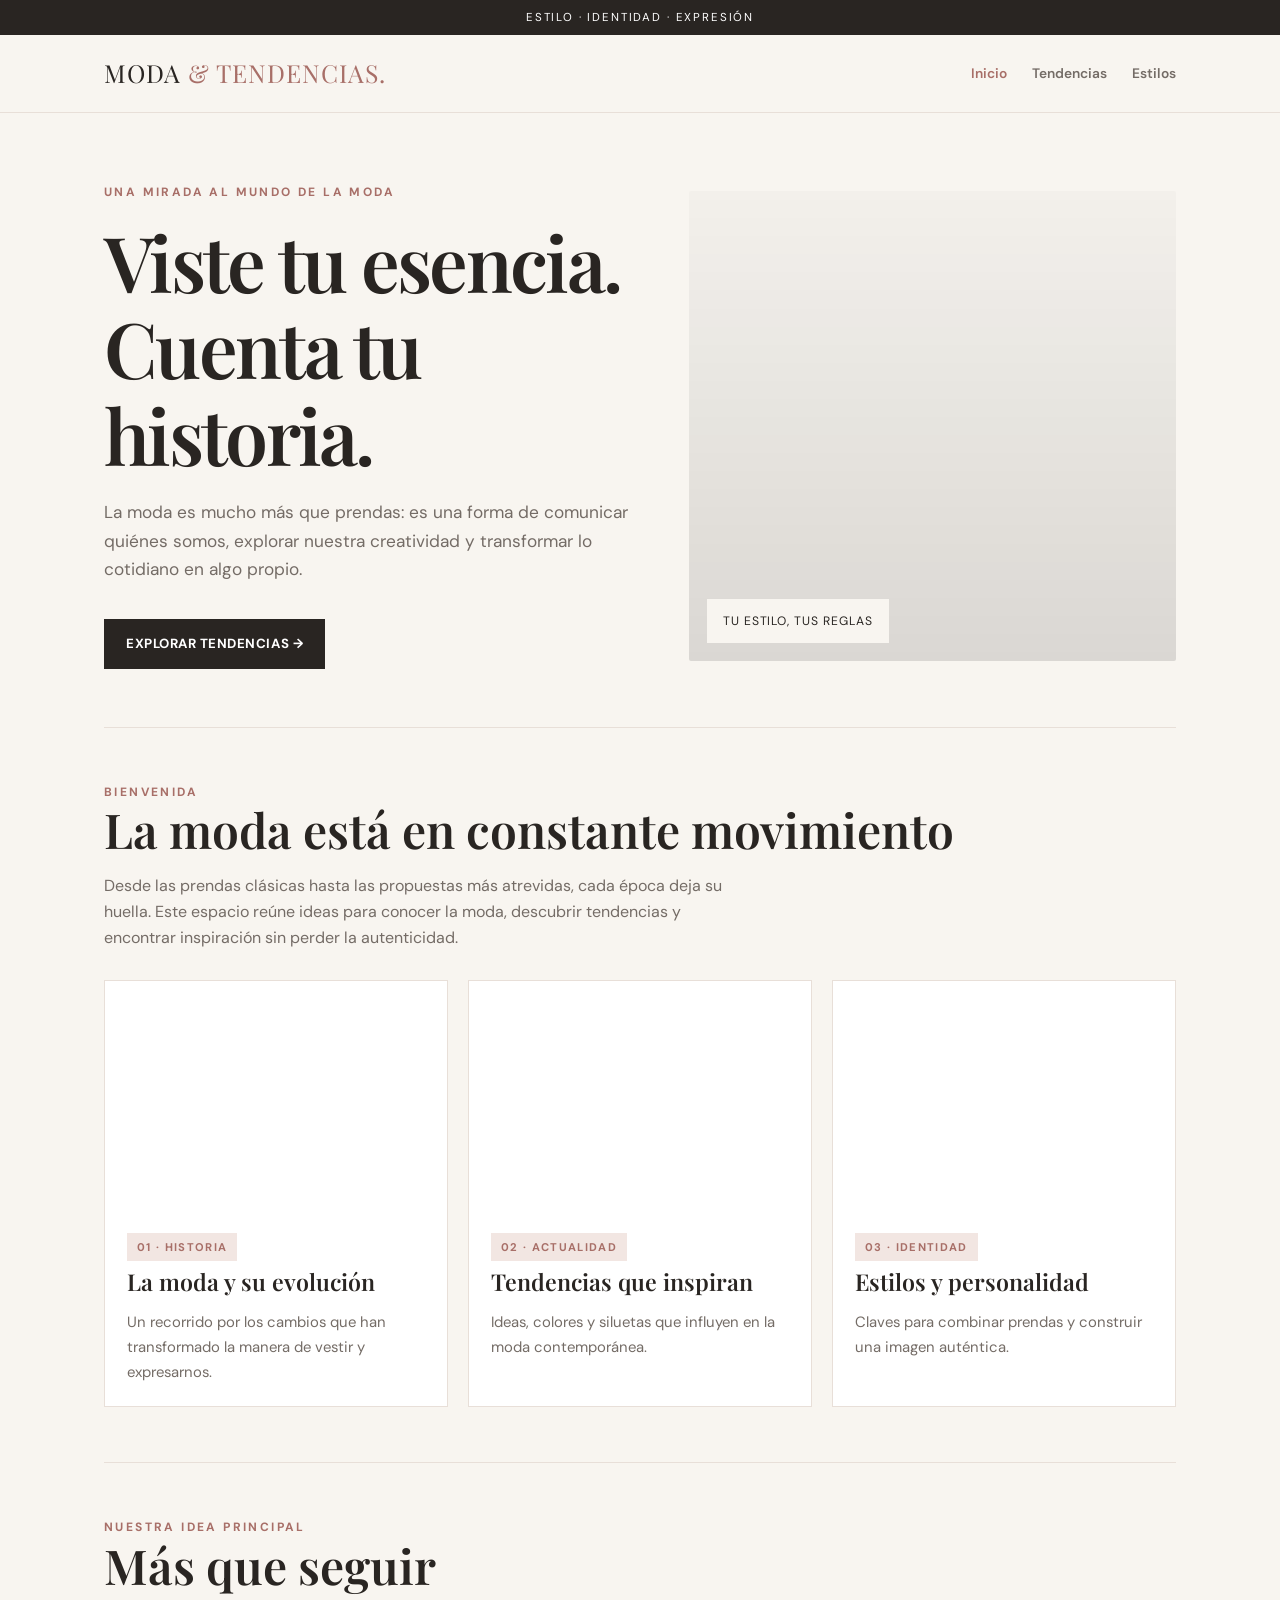
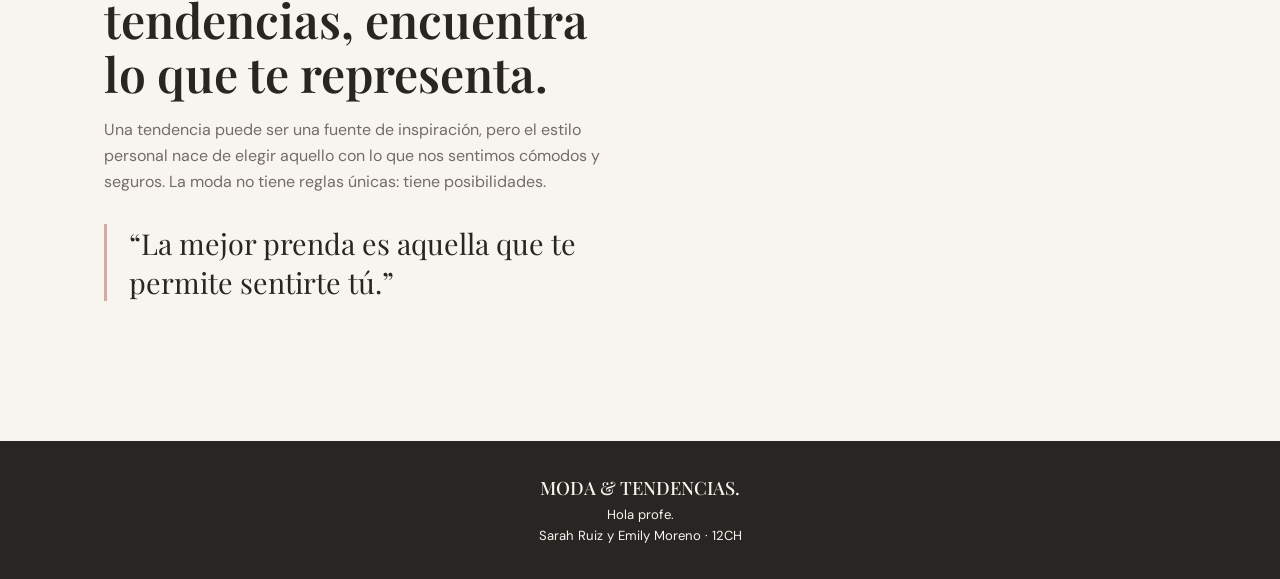
<file: index.html>
<!doctype html>
<html lang="es"><head><meta charset="utf-8"><meta name="viewport" content="width=device-width, initial-scale=1"><title>Maison Mode | Moda y tendencias</title><link rel="stylesheet" href="styles.css"></head>
<body><div class="topbar">ESTILO · IDENTIDAD · EXPRESIÓN</div><header><div class="nav"><a class="brand" href="index.html">MODA <span>&amp; TENDENCIAS.</span></a><nav><a class="active" href="index.html">Inicio</a><a href="tendencias.html">Tendencias</a><a href="estilos.html">Estilos</a></nav></div></header>
<main><section class="hero"><div><div class="eyebrow">Una mirada al mundo de la moda</div><h1>Viste tu esencia. Cuenta tu historia.</h1><p class="lead">La moda es mucho más que prendas: es una forma de comunicar quiénes somos, explorar nuestra creatividad y transformar lo cotidiano en algo propio.</p><a class="button" href="tendencias.html">EXPLORAR TENDENCIAS →</a></div><div class="hero-image"><div class="image-note">Tu estilo, tus reglas</div></div></section>
<section class="section"><div class="eyebrow">Bienvenida</div><h2>La moda está en constante movimiento</h2><p class="section-intro">Desde las prendas clásicas hasta las propuestas más atrevidas, cada época deja su huella. Este espacio reúne ideas para conocer la moda, descubrir tendencias y encontrar inspiración sin perder la autenticidad.</p><div class="cards">
<article class="card"><div class="card-img" style="background-image:url('https://images.unsplash.com/photo-1490481651871-ab68de25d43d?auto=format&fit=crop&w=900&q=85')"></div><div class="card-body"><span class="tag">01 · Historia</span><h3>La moda y su evolución</h3><p>Un recorrido por los cambios que han transformado la manera de vestir y expresarnos.</p></div></article>
<article class="card"><div class="card-img" style="background-image:url('https://images.unsplash.com/photo-1539109136881-3be0616acf4b?auto=format&fit=crop&w=900&q=85')"></div><div class="card-body"><span class="tag">02 · Actualidad</span><h3>Tendencias que inspiran</h3><p>Ideas, colores y siluetas que influyen en la moda contemporánea.</p></div></article>
<article class="card"><div class="card-img" style="background-image:url('https://images.unsplash.com/photo-1483985988355-763728e1935b?auto=format&fit=crop&w=900&q=85')"></div><div class="card-body"><span class="tag">03 · Identidad</span><h3>Estilos y personalidad</h3><p>Claves para combinar prendas y construir una imagen auténtica.</p></div></article></div></section>
<section class="section split"><div><div class="eyebrow">Nuestra idea principal</div><h2>Más que seguir tendencias, encuentra lo que te representa.</h2><p class="section-intro">Una tendencia puede ser una fuente de inspiración, pero el estilo personal nace de elegir aquello con lo que nos sentimos cómodos y seguros. La moda no tiene reglas únicas: tiene posibilidades.</p><p class="quote">“La mejor prenda es aquella que te permite sentirte tú.”</p></div><div class="photo" style="background-image:url('https://images.unsplash.com/photo-1529139574466-a303027c1d8b?auto=format&fit=crop&w=1000&q=85')"></div></section></main>
<footer><strong>MODA &amp; TENDENCIAS.</strong><br>Hola profe.<br>Sarah Ruiz y Emily Moreno · 12CH</footer></body></html>
</file>
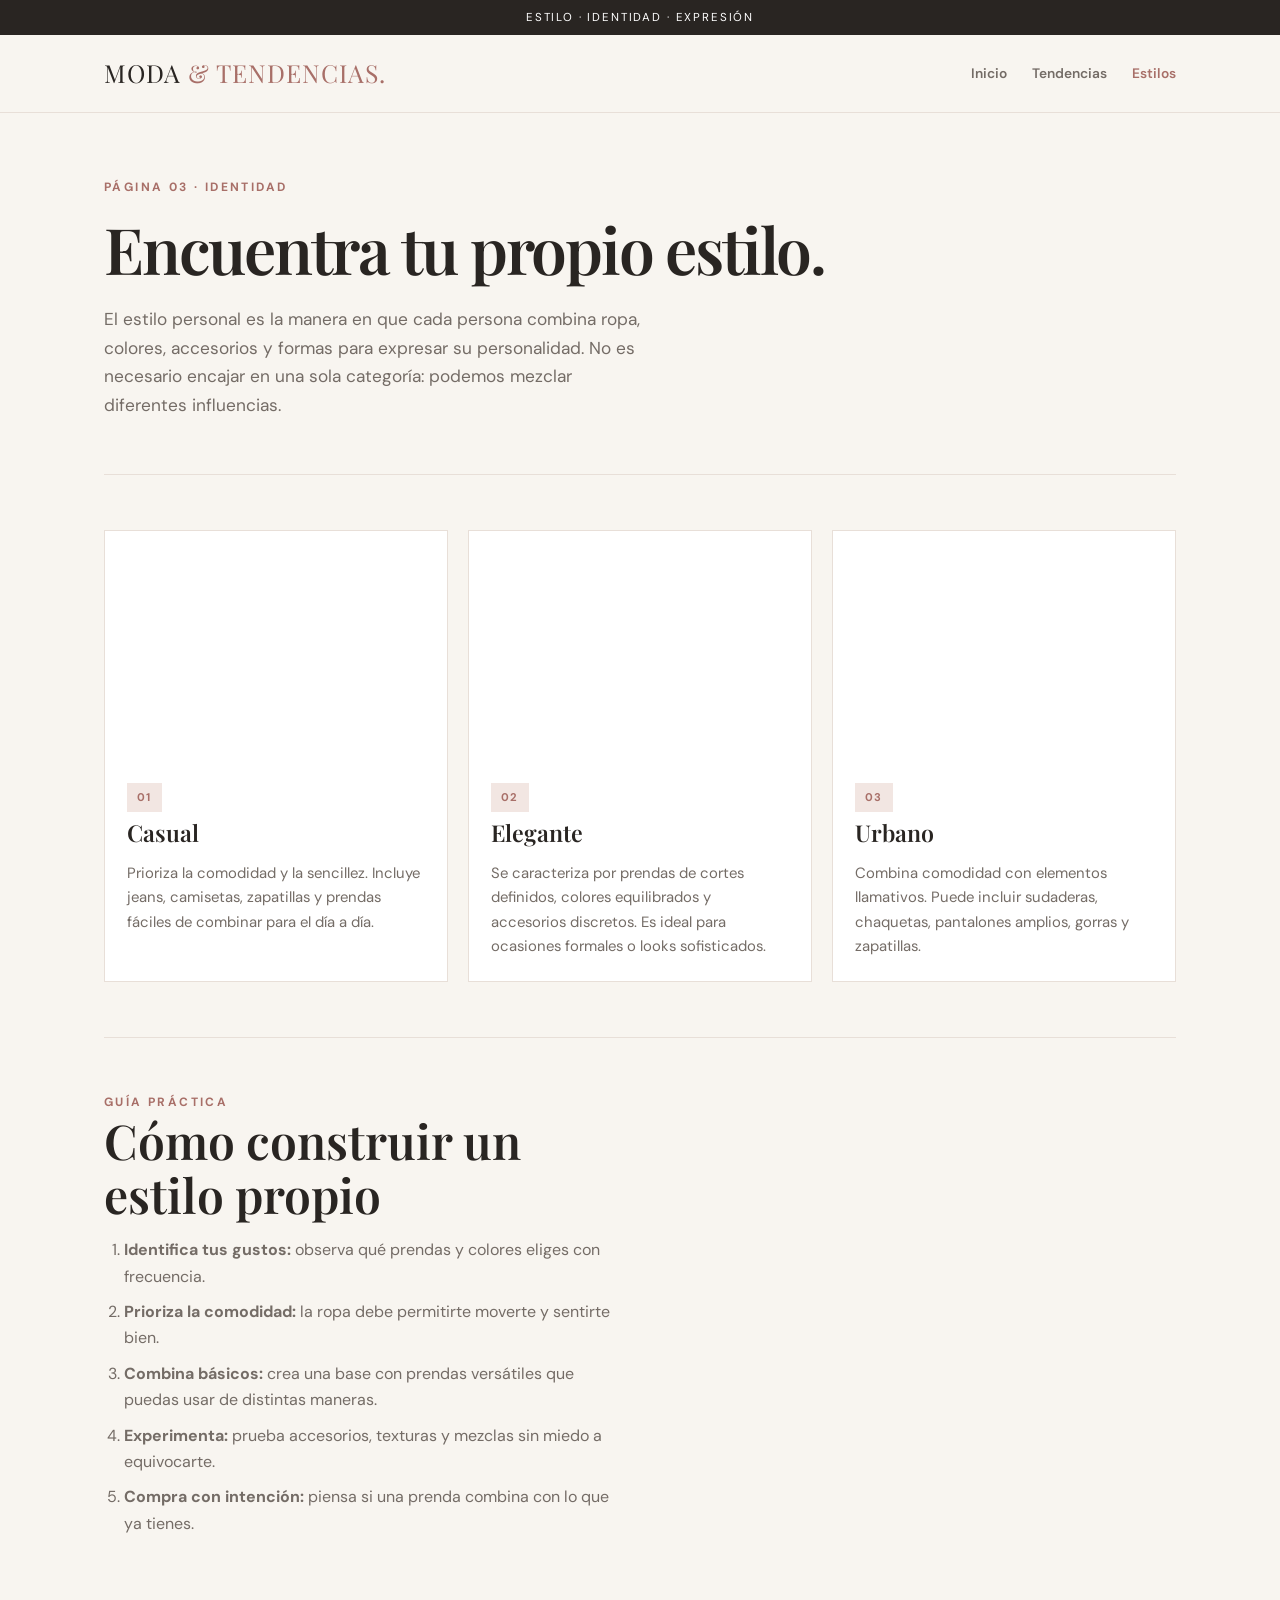
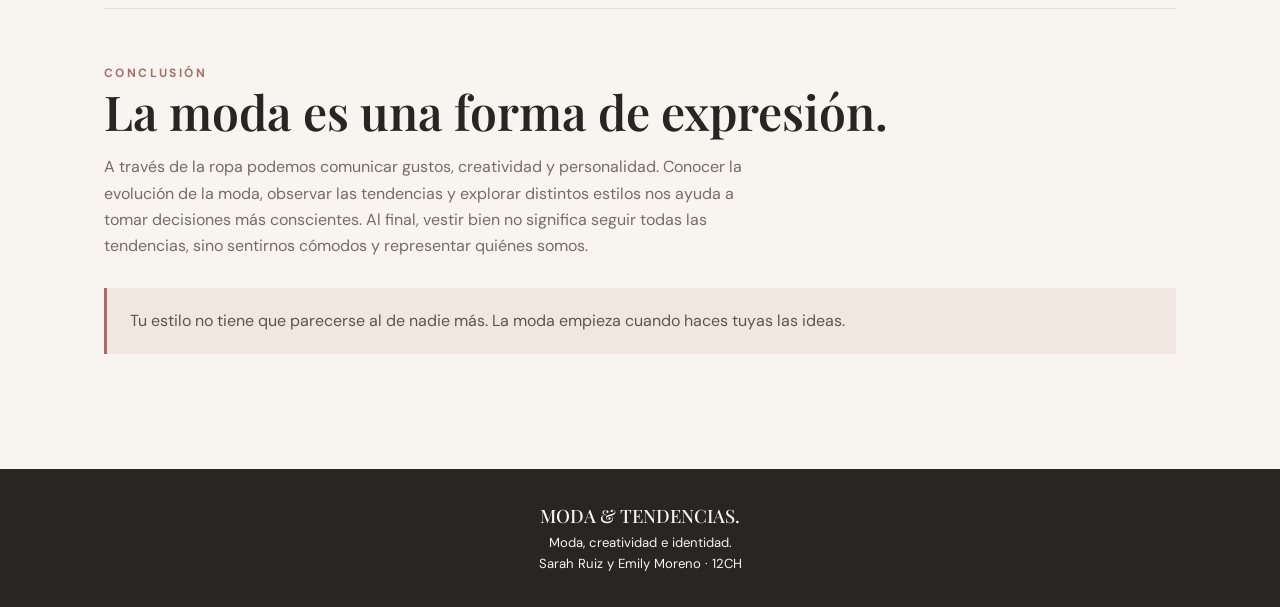
<file: estilos.html>
<!doctype html>
<html lang="es"><head><meta charset="utf-8"><meta name="viewport" content="width=device-width, initial-scale=1"><title>Estilos | Maison Mode</title><link rel="stylesheet" href="styles.css"></head>
<body><div class="topbar">ESTILO · IDENTIDAD · EXPRESIÓN</div><header><div class="nav"><a class="brand" href="index.html">MODA <span>&amp; TENDENCIAS.</span></a><nav><a href="index.html">Inicio</a><a href="tendencias.html">Tendencias</a><a class="active" href="estilos.html">Estilos</a></nav></div></header>
<main><section class="page-head"><div class="eyebrow">Página 03 · Identidad</div><h1>Encuentra tu propio estilo.</h1><p class="lead">El estilo personal es la manera en que cada persona combina ropa, colores, accesorios y formas para expresar su personalidad. No es necesario encajar en una sola categoría: podemos mezclar diferentes influencias.</p></section>
<section class="section"><div class="cards">
<article class="card"><div class="card-img" style="background-image:url('https://images.unsplash.com/photo-1483985988355-763728e1935b?auto=format&fit=crop&w=900&q=85')"></div><div class="card-body"><span class="tag">01</span><h3>Casual</h3><p>Prioriza la comodidad y la sencillez. Incluye jeans, camisetas, zapatillas y prendas fáciles de combinar para el día a día.</p></div></article>
<article class="card"><div class="card-img" style="background-image:url('https://images.unsplash.com/photo-1539109136881-3be0616acf4b?auto=format&fit=crop&w=900&q=85')"></div><div class="card-body"><span class="tag">02</span><h3>Elegante</h3><p>Se caracteriza por prendas de cortes definidos, colores equilibrados y accesorios discretos. Es ideal para ocasiones formales o looks sofisticados.</p></div></article>
<article class="card"><div class="card-img" style="background-image:url('https://images.unsplash.com/photo-1529139574466-a303027c1d8b?auto=format&fit=crop&w=900&q=85')"></div><div class="card-body"><span class="tag">03</span><h3>Urbano</h3><p>Combina comodidad con elementos llamativos. Puede incluir sudaderas, chaquetas, pantalones amplios, gorras y zapatillas.</p></div></article></div></section>
<section class="section split"><div><div class="eyebrow">Guía práctica</div><h2>Cómo construir un estilo propio</h2><ol class="list"><li><strong>Identifica tus gustos:</strong> observa qué prendas y colores eliges con frecuencia.</li><li><strong>Prioriza la comodidad:</strong> la ropa debe permitirte moverte y sentirte bien.</li><li><strong>Combina básicos:</strong> crea una base con prendas versátiles que puedas usar de distintas maneras.</li><li><strong>Experimenta:</strong> prueba accesorios, texturas y mezclas sin miedo a equivocarte.</li><li><strong>Compra con intención:</strong> piensa si una prenda combina con lo que ya tienes.</li></ol></div><div class="photo" style="background-image:url('https://images.unsplash.com/photo-1485230895905-ec40ba36b9bc?auto=format&fit=crop&w=1000&q=85')"></div></section>
<section class="section"><div class="eyebrow">Conclusión</div><h2>La moda es una forma de expresión.</h2><p class="section-intro">A través de la ropa podemos comunicar gustos, creatividad y personalidad. Conocer la evolución de la moda, observar las tendencias y explorar distintos estilos nos ayuda a tomar decisiones más conscientes. Al final, vestir bien no significa seguir todas las tendencias, sino sentirnos cómodos y representar quiénes somos.</p><div class="note">Tu estilo no tiene que parecerse al de nadie más. La moda empieza cuando haces tuyas las ideas.</div></section></main>
<footer><strong>MODA &amp; TENDENCIAS.</strong><br>Moda, creatividad e identidad.<br>Sarah Ruiz y Emily Moreno · 12CH</footer></body></html>
</file>
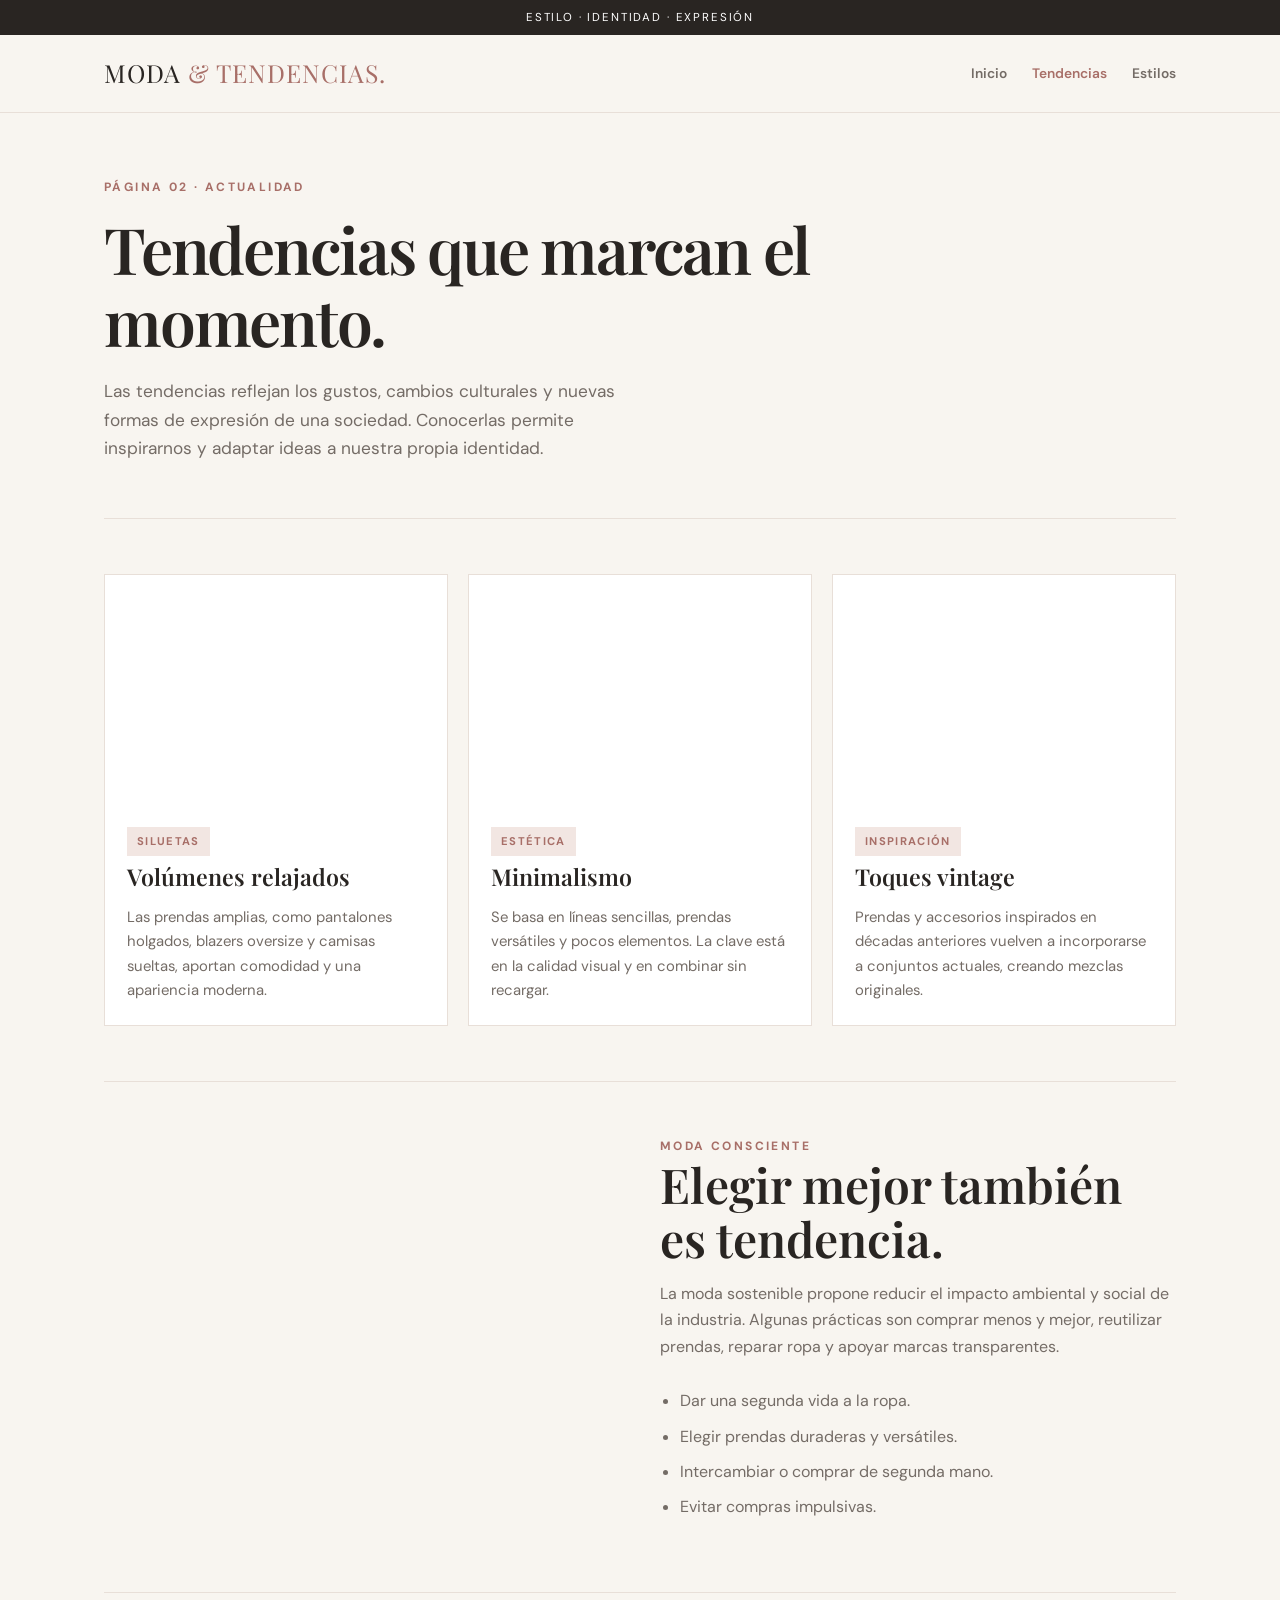
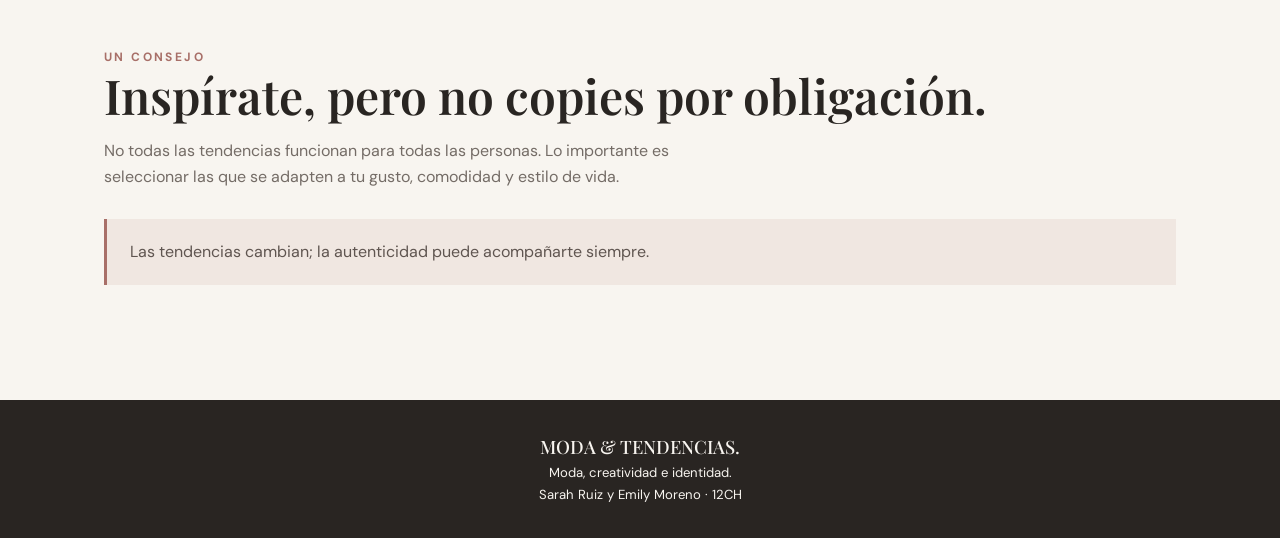
<file: tendencias.html>
<!doctype html>
<html lang="es"><head><meta charset="utf-8"><meta name="viewport" content="width=device-width, initial-scale=1"><title>Tendencias | Maison Mode</title><link rel="stylesheet" href="styles.css"></head>
<body><div class="topbar">ESTILO · IDENTIDAD · EXPRESIÓN</div><header><div class="nav"><a class="brand" href="index.html">MODA <span>&amp; TENDENCIAS.</span></a><nav><a href="index.html">Inicio</a><a class="active" href="tendencias.html">Tendencias</a><a href="estilos.html">Estilos</a></nav></div></header>
<main><section class="page-head"><div class="eyebrow">Página 02 · Actualidad</div><h1>Tendencias que marcan el momento.</h1><p class="lead">Las tendencias reflejan los gustos, cambios culturales y nuevas formas de expresión de una sociedad. Conocerlas permite inspirarnos y adaptar ideas a nuestra propia identidad.</p></section>
<section class="section"><div class="cards">
<article class="card"><div class="card-img" style="background-image:url('https://images.unsplash.com/photo-1515886657613-9f3515b0c78f?auto=format&fit=crop&w=900&q=85')"></div><div class="card-body"><span class="tag">Siluetas</span><h3>Volúmenes relajados</h3><p>Las prendas amplias, como pantalones holgados, blazers oversize y camisas sueltas, aportan comodidad y una apariencia moderna.</p></div></article>
<article class="card"><div class="card-img" style="background-image:url('https://images.unsplash.com/photo-1490481651871-ab68de25d43d?auto=format&fit=crop&w=900&q=85')"></div><div class="card-body"><span class="tag">Estética</span><h3>Minimalismo</h3><p>Se basa en líneas sencillas, prendas versátiles y pocos elementos. La clave está en la calidad visual y en combinar sin recargar.</p></div></article>
<article class="card"><div class="card-img" style="background-image:url('https://images.unsplash.com/photo-1525507119028-ed4c629a60a3?auto=format&fit=crop&w=900&q=85')"></div><div class="card-body"><span class="tag">Inspiración</span><h3>Toques vintage</h3><p>Prendas y accesorios inspirados en décadas anteriores vuelven a incorporarse a conjuntos actuales, creando mezclas originales.</p></div></article></div></section>
<section class="section split"><div class="photo" style="background-image:url('https://images.unsplash.com/photo-1551232864-3f0890e580d9?auto=format&fit=crop&w=1000&q=85')"></div><div><div class="eyebrow">Moda consciente</div><h2>Elegir mejor también es tendencia.</h2><p class="section-intro">La moda sostenible propone reducir el impacto ambiental y social de la industria. Algunas prácticas son comprar menos y mejor, reutilizar prendas, reparar ropa y apoyar marcas transparentes.</p><ul class="list"><li>Dar una segunda vida a la ropa.</li><li>Elegir prendas duraderas y versátiles.</li><li>Intercambiar o comprar de segunda mano.</li><li>Evitar compras impulsivas.</li></ul></div></section>
<section class="section"><div class="eyebrow">Un consejo</div><h2>Inspírate, pero no copies por obligación.</h2><p class="section-intro">No todas las tendencias funcionan para todas las personas. Lo importante es seleccionar las que se adapten a tu gusto, comodidad y estilo de vida.</p><div class="note">Las tendencias cambian; la autenticidad puede acompañarte siempre.</div></section></main>
<footer><strong>MODA &amp; TENDENCIAS.</strong><br>Moda, creatividad e identidad.<br>Sarah Ruiz y Emily Moreno · 12CH</footer></body></html>
</file>
<file: styles.css>
@import url('https://fonts.googleapis.com/css2?family=DM+Sans:wght@400;500;600;700&family=Playfair+Display:wght@500;600;700&display=swap');
:root{--ink:#292522;--muted:#746c66;--cream:#f8f5f0;--rose:#d9a9a2;--rose-dark:#a86f68;--line:#e8dfd8;--white:#fff}
*{box-sizing:border-box}html{scroll-behavior:smooth}body{margin:0;background:var(--cream);color:var(--ink);font-family:'DM Sans',sans-serif;line-height:1.65}
a{color:inherit;text-decoration:none}.topbar{background:#292522;color:#fff;text-align:center;padding:8px 15px;font-size:.72rem;letter-spacing:.16em;text-transform:uppercase}
header{background:rgba(248,245,240,.96);border-bottom:1px solid var(--line);position:sticky;top:0;z-index:10}
.nav{max-width:1120px;margin:auto;padding:18px 24px;display:flex;align-items:center;justify-content:space-between;gap:20px}
.brand{font-family:'Playfair Display',serif;font-size:1.55rem;letter-spacing:.04em}.brand span{color:var(--rose-dark)}
nav{display:flex;gap:25px;flex-wrap:wrap}nav a{font-size:.86rem;color:var(--muted);font-weight:600}nav a:hover,nav a.active{color:var(--rose-dark)}
main{max-width:1120px;margin:auto;padding:0 24px}.hero{display:grid;grid-template-columns:1.05fr .95fr;gap:46px;align-items:center;padding:70px 0 58px}
.eyebrow{color:var(--rose-dark);font-size:.75rem;letter-spacing:.2em;text-transform:uppercase;font-weight:700}
h1,h2,h3{font-family:'Playfair Display',serif;line-height:1.13;font-weight:600}h1{font-size:clamp(2.7rem,6vw,5.2rem);margin:15px 0 20px;letter-spacing:-.035em}h2{font-size:clamp(2rem,4vw,3rem);margin:0 0 16px}h3{font-size:1.45rem;margin:0 0 10px}
.lead{font-size:1.08rem;color:var(--muted);max-width:550px}.button{display:inline-block;background:var(--ink);color:#fff;padding:13px 21px;margin-top:18px;font-size:.83rem;font-weight:700;letter-spacing:.04em;border:1px solid var(--ink);transition:.2s}.button:hover{background:var(--rose-dark);border-color:var(--rose-dark)}
.hero-image{min-height:470px;background:linear-gradient(180deg,rgba(0,0,0,.02),rgba(0,0,0,.12)),url('https://images.unsplash.com/photo-1483985988355-763728e1935b?auto=format&fit=crop&w=1200&q=85') center/cover;border-radius:2px;position:relative}
.image-note{position:absolute;bottom:18px;left:18px;background:var(--cream);padding:12px 16px;font-size:.76rem;letter-spacing:.08em;text-transform:uppercase}
.section{padding:55px 0;border-top:1px solid var(--line)}.section-intro{max-width:650px;color:var(--muted);margin-bottom:28px}
.cards{display:grid;grid-template-columns:repeat(3,1fr);gap:20px}.card{background:var(--white);border:1px solid var(--line)}.card-img{height:230px;background-position:center;background-size:cover}.card-body{padding:22px}.card p{color:var(--muted);font-size:.93rem;margin-bottom:0}
.split{display:grid;grid-template-columns:1fr 1fr;gap:40px;align-items:center}.photo{min-height:360px;background-position:center;background-size:cover}.quote{font-family:'Playfair Display',serif;font-size:1.8rem;line-height:1.35;border-left:3px solid var(--rose);padding-left:22px;margin:25px 0}
.tag{display:inline-block;color:var(--rose-dark);background:#f2e6e2;padding:5px 10px;font-size:.7rem;text-transform:uppercase;letter-spacing:.12em;font-weight:700;margin:0 6px 8px 0}
.list{padding-left:20px;color:var(--muted)}.list li{margin:9px 0}
footer{margin-top:60px;background:var(--ink);color:#f8f5f0;padding:32px 24px;text-align:center;font-size:.82rem}footer strong{font-family:'Playfair Display',serif;font-size:1.15rem;font-weight:500}
.page-head{padding:65px 0 38px;max-width:780px}.page-head h1{font-size:clamp(2.5rem,5vw,4.3rem)}
.number{font-family:'Playfair Display',serif;color:var(--rose);font-size:2.2rem}
.note{background:#f0e7e1;padding:20px 23px;border-left:3px solid var(--rose-dark);color:#5f5550}
@media(max-width:760px){.nav{align-items:flex-start;flex-direction:column}.nav nav{gap:14px}.hero,.split{grid-template-columns:1fr}.hero{padding-top:42px;gap:25px}.hero-image{min-height:360px}.cards{grid-template-columns:1fr}.card-img{height:260px}.section{padding:40px 0}main{padding:0 18px}}
</file>
